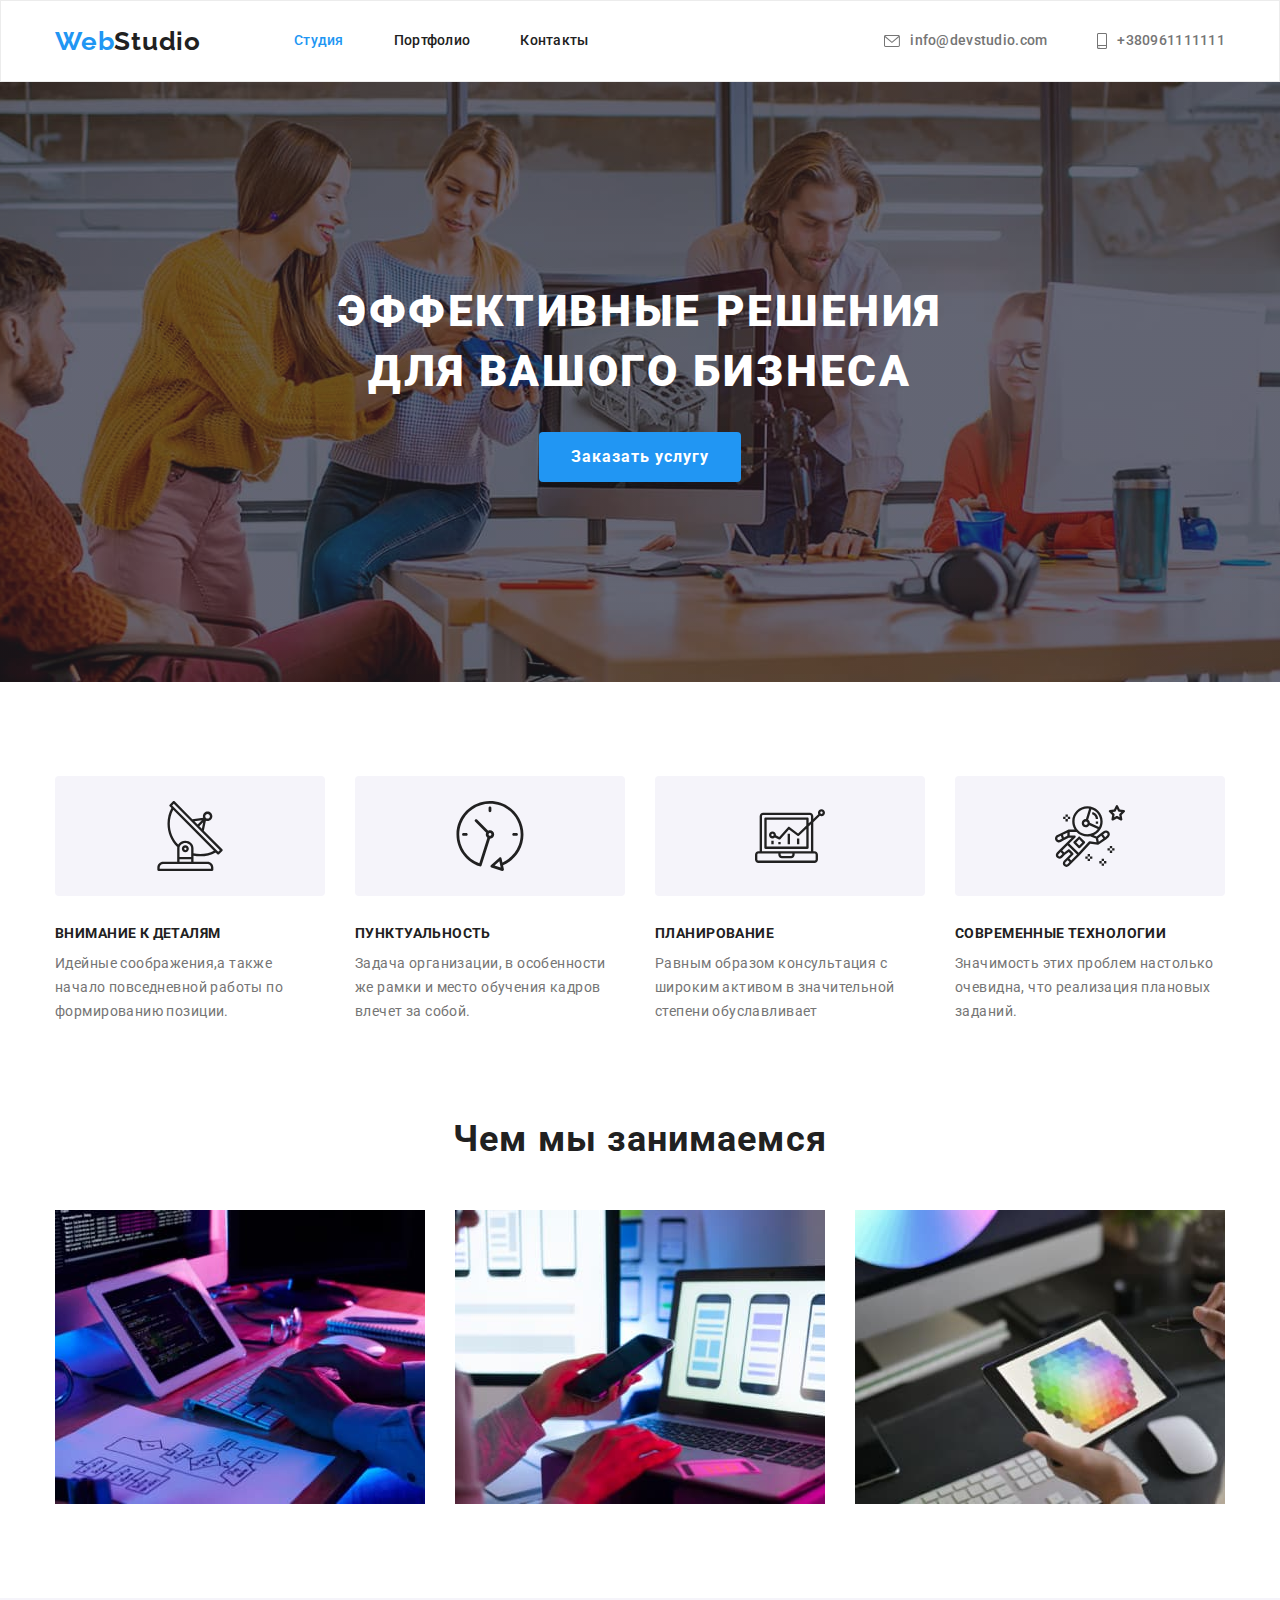
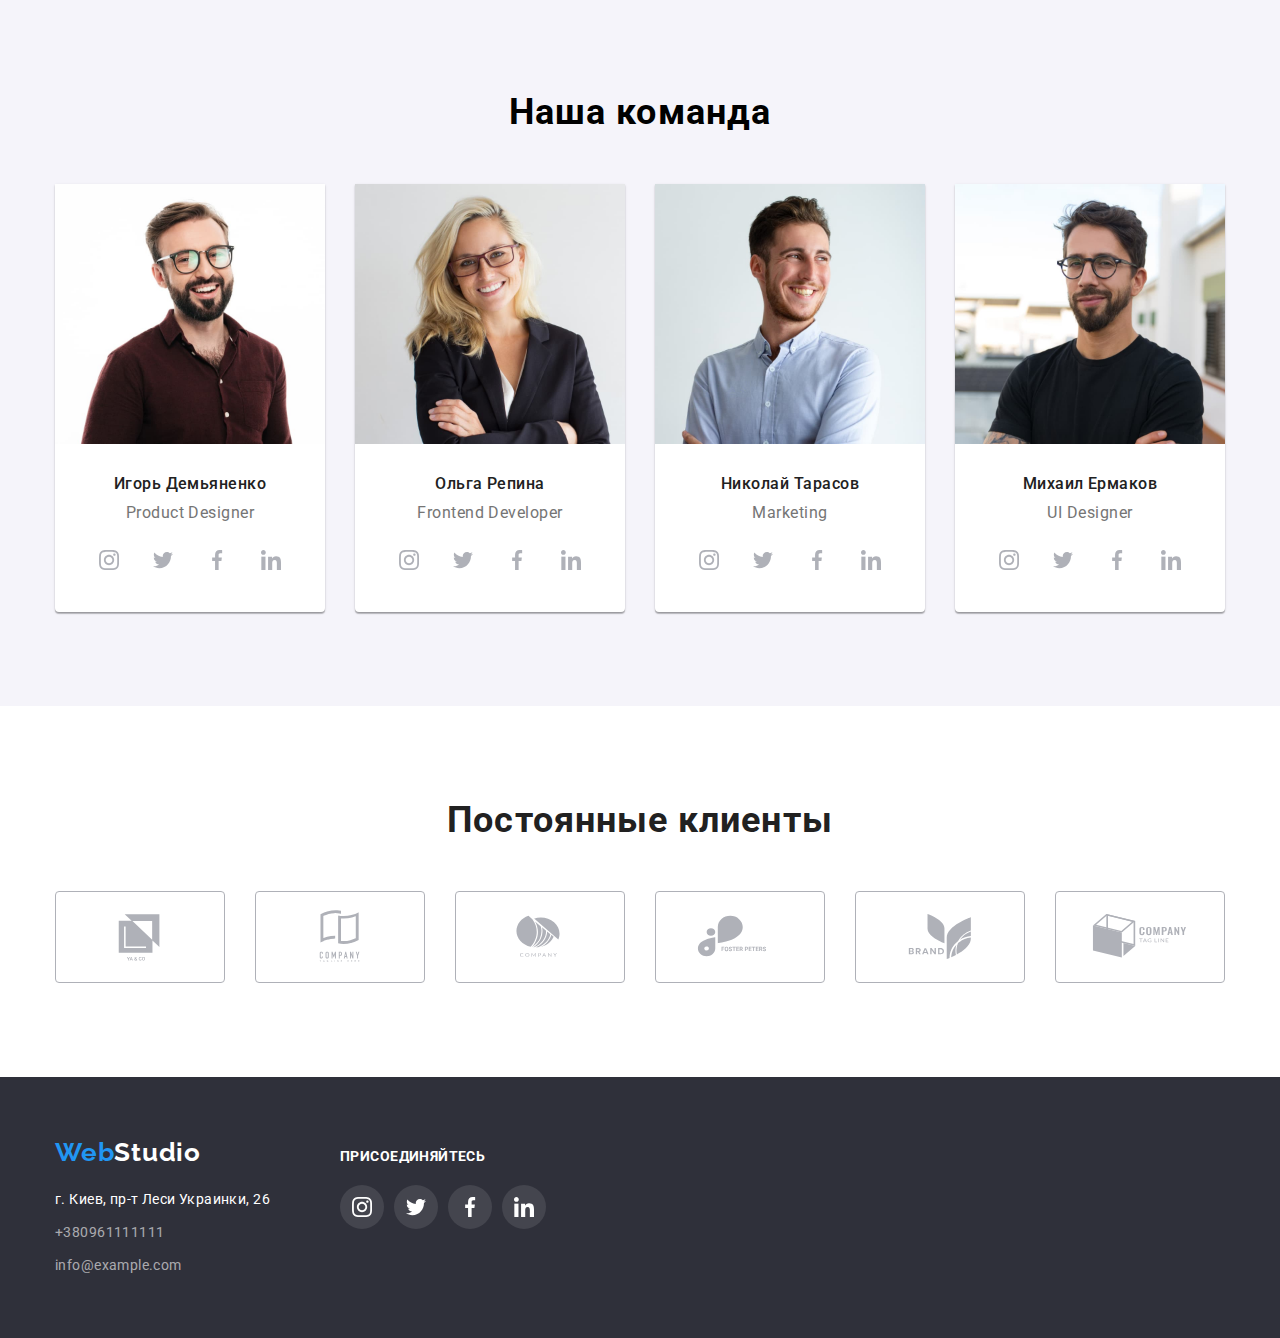
<file: index.html>
<!DOCTYPE html>
<html lang="ru">
<head>
    <meta charset="UTF-8">
    <meta http-equiv="X-UA-Compatible" content="IE=edge">
    <meta name="viewport" content="width=device-width, initial-scale=1.0">
    <title>Document</title>
    <link rel="preconnect" href="https://fonts.googleapis.com">
    <link rel="preconnect" href="https://fonts.gstatic.com" crossorigin>
    <link href="https://fonts.googleapis.com/css2?family=Raleway:wght@700&family=Roboto:wght@400;500;700;900&display=swap" rel="stylesheet">
    <link
      rel="stylesheet"
      href="https://cdnjs.cloudflare.com/ajax/libs/modern-normalize/1.1.0/modern-normalize.min.css"
    />
    <link rel="stylesheet" href="./css/styles.css">
</head>
<body>
    <header class="header">
        <div class="container header-container">
       <a href="" class="link logo-header">Web<span class="logo-dark">Studio</span></a>
        <nav class="header-nav">
        <ul class="list header-list">
            <li class="header-item"><a class="current link header-link" href="./index.html">Студия</a></li>
            <li class="header-item"><a class="link header-link" href="./portfolio.html">Портфолио</a></li>
            <li class="header-item"><a class="link header-link" href="">Контакты</a></li>
        </ul>
    </nav>
    <ul class="list header-contact">  
        <li class=" header-item">
            <a class="link header-mail" href="mailto:info@devstudio.com">
                <svg 
                    class="header-image-icon" 
                    width="16" 
                    height="12"
                >
                    <use 
                        href="./image/icons.svg#icon-envelope">
                    </use>
                </svg>
            info@devstudio.com</a>
        </li>     
        <li class="header-item">
            <a class="link header-tel" href="tel:+380961111111">
                <svg 
                    class="header-image-icon" 
                    width="10" 
                    height="16"
                >
                    <use 
                        href="./image/icons.svg#icon-smartphone">
                    </use>
                </svg>
            +380961111111</a>
        </li>
    </ul>
        </div>
    </header>
    <main>
        <section class="hero">
            <div class="container">
            <h1 class="hero-title">Эффективные решения для вашого бизнеса</h1>
            <button type="button" class="hero-btn">Заказать услугу</button>
            </div>
        </section>
        <section class="section">
            <div class="container">
            <h2 class="visually-hidden">Заголовок</h2>
            <ul class="list section-list">
                <li class="section-item">
                    <div class="section-img"> 
                             <svg 
                                class="section-image-icon" 
                                width="70" 
                                height="70"
                            >
                                <use 
                                    href="./image/icons.svg#icon-antenna">
                                </use>
                            </svg>
                    </div>
                    <div class="section-inform">
                        <h3 class="section-pretitle">ВНИМАНИЕ К ДЕТАЛЯМ</h3>
                        <p class="section-text">Идейные соображения,а также начало повседневной работы по формированию позиции.</p>
                    </div>
                </li> 
                <li class="section-item"> 
                        <div class="section-img"> 
                            <svg 
                                class="section-image-icon" 
                                width="70" 
                                height="70"
                            >
                                <use 
                                    href="./image/icons.svg#icon-clock">
                                </use>
                            </svg>
                    </div>
                    <div class="section-inform">
                        <h3 class="section-pretitle">ПУНКТУАЛЬНОСТЬ</h3>
                        <p class="section-text">Задача организации, в особенности же рамки и место обучения кадров влечет за собой.</p>
                    </div>
                </li>
                <li class="section-item">
                        <div class="section-img"> 
                            <svg 
                                class="section-image-icon" 
                                width="70" 
                                height="70"
                            >
                                <use 
                                    href="./image/icons.svg#icon-diagram">
                                </use>
                            </svg>
                    </div>
                    <div class="section-inform">
                        <h3 class="section-pretitle">ПЛАНИРОВАНИЕ</h3>
                        <p class="section-text">Равным образом консультация с широким активом в значительной степени обуславливает</p>
                    </div>
                </li>
                <li class="section-item">
                    <div class="section-img"> 
                            <svg 
                               class="section-image-icon" 
                               width="70" 
                               height="70"
                           >
                               <use 
                                   href="./image/icons.svg#icon-astronaut">
                               </use>
                           </svg>
                    </div>
                    <div class="section-inform">
                        <h3 class="section-pretitle">СОВРЕМЕННЫЕ ТЕХНОЛОГИИ</h3>
                        <p class="section-text">Значимость этих проблем настолько очевидна, что реализация плановых заданий.</p>
                </div>
                </li>
           </ul>
           </div>
        </section>
        <section class="work">
            <div class="container">
            <h2 class="work-title">Чем мы занимаемся</h2>
             <ul class="list work-list">
                <li class="work-item">
                    <img 
                    src="./image/img1.jpg"
                    alt="работа на планшете"
                    width="370"
                    height="294"
                    />
    
                </li>
                <li class="work-item">
                    <img 
                    src="./image/img2.jpg"
                    alt="работа за ноутом"
                    width="370"
                    height="294"
                    />
                </li>
                <li class="work-item">
                    <img 
                    src="./image/img3.jpg"
                    alt="работа на планшете2"
                    width="370"
                    height="294"
                    />
                </li>
            </ul>
        </div>
        </section>
        <section class="content">
            <div class="container">
            <h2 class="content-title">Наша команда</h2>
            <ul class="list content-list">
                <li class="content-item">
                    <img 
                    src="./image/img4.jpg"
                    alt="Игорь Демьяненко"
                    width="270"
                    height="260"
                    />
                <div class="content-text">
                    <h3 class="content-after-title">Игорь Демьяненко</h3>
                    <p class="content-headline" lang="en">Product Designer</p>
                    <ul class="content-team-list list">
                        <li class="content-team-item">
                            <a href="" class="content-team-link">
                                 <svg 
                                    class="content-team-icon" 
                                    width="20" 
                                    height="20"
                                >
                                    <use 
                                        href="./image/icons.svg#icon-instagram">
                                    </use>
                                </svg>
                            </a>
                        </li>
                        <li class="content-team-item">
                            <a href="" class="content-team-link">
                                <svg 
                                    class="content-team-icon" 
                                    width="20" 
                                    height="20"
                                >
                                    <use 
                                        href="./image/icons.svg#icon-twitter">
                                    </use>
                                </svg>
                            </a>
                        </li>
                        <li class="content-team-item">
                            <a href="" class="content-team-link">
                                <svg 
                                    class="content-team-icon" 
                                    width="20" 
                                    height="20"
                                >
                                    <use 
                                        href="./image/icons.svg#icon-facebook">
                                    </use>
                                </svg>
                            </a>
                        </li>
                        <li class="content-team-item">
                            <a href="" class="content-team-link">
                                <svg 
                                    class="content-team-icon" 
                                    width="20" 
                                    height="20"
                                >
                                    <use
                                        href="./image/icons.svg#icon-linkedin">
                                    </use>
                                </svg>
                            </a>
                        </li>
                    </ul>
                </div>  
                </li>
                <li class="content-item">
                    <img 
                    src="./image/img5.jpg"
                    alt="Ольга Репина"
                    width="270"
                    height="260"
                    />
                <div class="content-text">
                    <h3 class="content-after-title">Ольга Репина</h3>
                    <p class="content-headline" lang="en">Frontend Developer</p>
                    <ul class="content-team-list list">
                        <li class="content-team-item">
                            <a href="" class="content-team-link">
                                 <svg 
                                    class="content-team-icon" 
                                    width="20" 
                                    height="20"
                                >
                                    <use 
                                        href="./image/icons.svg#icon-instagram">
                                    </use>
                                </svg>
                            </a>
                        </li>
                        <li class="content-team-item">
                            <a href="" class="content-team-link">
                                <svg 
                                    class="content-team-icon" 
                                    width="20" 
                                    height="20"
                                >
                                    <use 
                                        href="./image/icons.svg#icon-twitter">
                                    </use>
                                </svg>
                            </a>
                        </li>
                        <li class="content-team-item">
                            <a href="" class="content-team-link">
                                <svg 
                                    class="content-team-icon" 
                                    width="20" 
                                    height="20"
                                >
                                    <use 
                                        href="./image/icons.svg#icon-facebook">
                                    </use>
                                </svg>
                            </a>
                        </li>
                        <li class="content-team-item">
                            <a href="" class="content-team-link">
                                <svg 
                                    class="content-team-icon" 
                                    width="20" 
                                    height="20"
                                >
                                    <use
                                        href="./image/icons.svg#icon-linkedin">
                                    </use>
                                </svg>
                            </a>
                        </li>
                    </ul>
                </div>
                </li>
                <li class="content-item">
                    <img 
                    src="./image/img6.jpg"
                    alt="Николай Тарасов"
                    width="270"
                    height="260"
                    />
                <div class="content-text">
                    <h3 class="content-after-title">Николай Тарасов</h3>
                    <p class="content-headline" lang="en">Marketing</p>
                    <ul class="content-team-list list">
                        <li class="content-team-item">
                            <a href="" class="content-team-link">
                                 <svg 
                                    class="content-team-icon" 
                                    width="20" 
                                    height="20"
                                >
                                    <use 
                                        href="./image/icons.svg#icon-instagram">
                                    </use>
                                </svg>
                            </a>
                        </li>
                        <li class="content-team-item">
                            <a href="" class="content-team-link">
                                <svg 
                                    class="content-team-icon" 
                                    width="20" 
                                    height="20"
                                >
                                    <use 
                                        href="./image/icons.svg#icon-twitter">
                                    </use>
                                </svg>
                            </a>
                        </li>
                        <li class="content-team-item">
                            <a href="" class="content-team-link">
                                <svg 
                                    class="content-team-icon" 
                                    width="20" 
                                    height="20"
                                >
                                    <use 
                                        href="./image/icons.svg#icon-facebook">
                                    </use>
                                </svg>
                            </a>
                        </li>
                        <li class="content-team-item">
                            <a href="" class="content-team-link">
                                <svg 
                                    class="content-team-icon" 
                                    width="20" 
                                    height="20"
                                >
                                    <use
                                        href="./image/icons.svg#icon-linkedin">
                                    </use>
                                </svg>
                            </a>
                        </li>
                    </ul>
                </div>
                </li>
                <li class="content-item">
                    <img 
                    src="./image/img7.jpg"
                    alt="Михаил Ермаков"
                    width="270"
                    height="260"
                    />
                <div class="content-text">
                    <h3 class="content-after-title">Михаил Ермаков</h3>
                    <p class="content-headline" lang="en">UI Designer</p>
                    <ul class="content-team-list list">
                        <li class="content-team-item">
                            <a href="" class="content-team-link">
                                 <svg 
                                    class="content-team-icon" 
                                    width="20" 
                                    height="20"
                                >
                                    <use 
                                        href="./image/icons.svg#icon-instagram">
                                    </use>
                                </svg>
                            </a>
                        </li>
                        <li class="content-team-item">
                            <a href="" class="content-team-link">
                                <svg 
                                    class="content-team-icon" 
                                    width="20" 
                                    height="20"
                                >
                                    <use 
                                        href="./image/icons.svg#icon-twitter">
                                    </use>
                                </svg>
                            </a>
                        </li>
                        <li class="content-team-item">
                            <a href="" class="content-team-link">
                                <svg 
                                    class="content-team-icon" 
                                    width="20" 
                                    height="20"
                                >
                                    <use 
                                        href="./image/icons.svg#icon-facebook">
                                    </use>
                                </svg>
                            </a>
                        </li>
                        <li class="content-team-item">
                            <a href="" class="content-team-link">
                                <svg 
                                    class="content-team-icon" 
                                    width="20" 
                                    height="20"
                                >
                                    <use
                                        href="./image/icons.svg#icon-linkedin">
                                    </use>
                                </svg>
                            </a>
                        </li>
                    </ul>
                </div>
                </li>
            </ul>
            </div>
        </section>
        <section class="client">
            <div class="container">
                <h2 class="client-title">Постоянные клиенты</h2>
                    <ul class="client-list list">
                        <li class="client-item">
                            <a href="" class="client-link">
                                <svg 
                                    class="client-icon" 
                                    width="106" 
                                    height="60"
                                >
                                    <use 
                                        href="./image/icons.svg#icon-YACO">
                                    </use>
                                </svg>
                            </a>
                        </li>
                        <li class="client-item">
                            <a href="" class="client-link">
                                <svg 
                                    class="client-icon" 
                                    width="106" 
                                    height="60"
                                >
                                    <use 
                                        href="./image/icons.svg#icon-TAGLANE">
                                    </use>
                                </svg>
                            </a>
                        </li>
                        <li class="client-item">
                            <a href="" class="client-link">
                                <svg 
                                    class="client-icon" 
                                    width="106" 
                                    height="60"
                                >
                                    <use 
                                        href="./image/icons.svg#icon-COMPANY">
                                    </use>
                                </svg>
                            </a>
                        </li>
                        <li class="client-item">
                            <a href="" class="client-link">
                                <svg 
                                    class="client-icon" 
                                    width="106" 
                                    height="60"
                                >
                                    <use 
                                        href="./image/icons.svg#icon-FOSTER">
                                    </use>
                                </svg>
                            </a>
                        </li>
                        <li class="client-item">
                            <a href="" class="client-link">
                                <svg 
                                    class="client-icon" 
                                    width="106" 
                                    height="60"
                                >
                                    <use 
                                        href="./image/icons.svg#icon-BRAND">
                                    </use>
                                </svg>
                            </a>
                        </li>
                        <li class="client-item">
                            <a href="" class="client-link">
                                <svg 
                                    class="client-icon" 
                                    width="106" 
                                    height="60"
                                >
                                    <use 
                                        href="./image/icons.svg#icon-TAG">
                                    </use>
                                </svg>
                            </a>
                        </li>
                    </ul>
                </div>
            </section>
    </main>
    <footer class="footer">
        <div class="container footer-container" >
            <div class="footer-address">
            <a href="" class="link logo-footer">Web<span class="logo-white">Studio</span></a>
            <address>
                <ul class="list footer-list">
                    <li class="footer-item"><a class="link footer-location" href="https://goo.gl/maps/i7HhmgkpNzpsG96B9" target="_blank" rel="noopener noreferrer">г. Киев, пр-т Леси Украинки, 26</a></li>
                    <li class="footer-item"><a class="link footer-tel" href="tel:+380961111111">+380961111111</a></li>
                    <li class="footer-item"><a class="link footer-link" href="mailto:info@example.com">info@example.com</a></li>
                </ul>
            </address>
            </div>
         <div class="footer-socialnetwork">
            <h3 class="footer-title">присоединяйтесь</h3>
                <ul class="footer-network-list list">
                <li class="footer-network-item">
                <a href="" class="footer-network-link">
                     <svg 
                        class="footer-network-icon" 
                        width="20" 
                        height="20"
                    >
                        <use 
                            href="./image/icons.svg#icon-instagram">
                        </use>
                    </svg>
                </a>
            </li>
            <li class="footer-network-item">
                <a href="" class="footer-network-link">
                     <svg 
                        class="footer-network-icon" 
                        width="20" 
                        height="20"
                    >
                        <use 
                            href="./image/icons.svg#icon-twitter">
                        </use>
                    </svg>
                </a>
            </li>
            <li class="footer-network-item">
                <a href="" class="footer-network-link">
                     <svg 
                        class="footer-network-icon" 
                        width="20" 
                        height="20"
                    >
                        <use 
                            href="./image/icons.svg#icon-facebook">
                        </use>
                    </svg>
                </a>
            </li>
            <li class="footer-network-item">
                <a href="" class="footer-network-link">
                     <svg 
                        class="content-team-icon" 
                        width="20" 
                        height="20"
                    >
                        <use 
                            href="./image/icons.svg#icon-linkedin">
                        </use>
                    </svg>
                </a>
            </li>
            </ul>
        </div>
        </div>
    </footer>
</body>
</html>
</file>
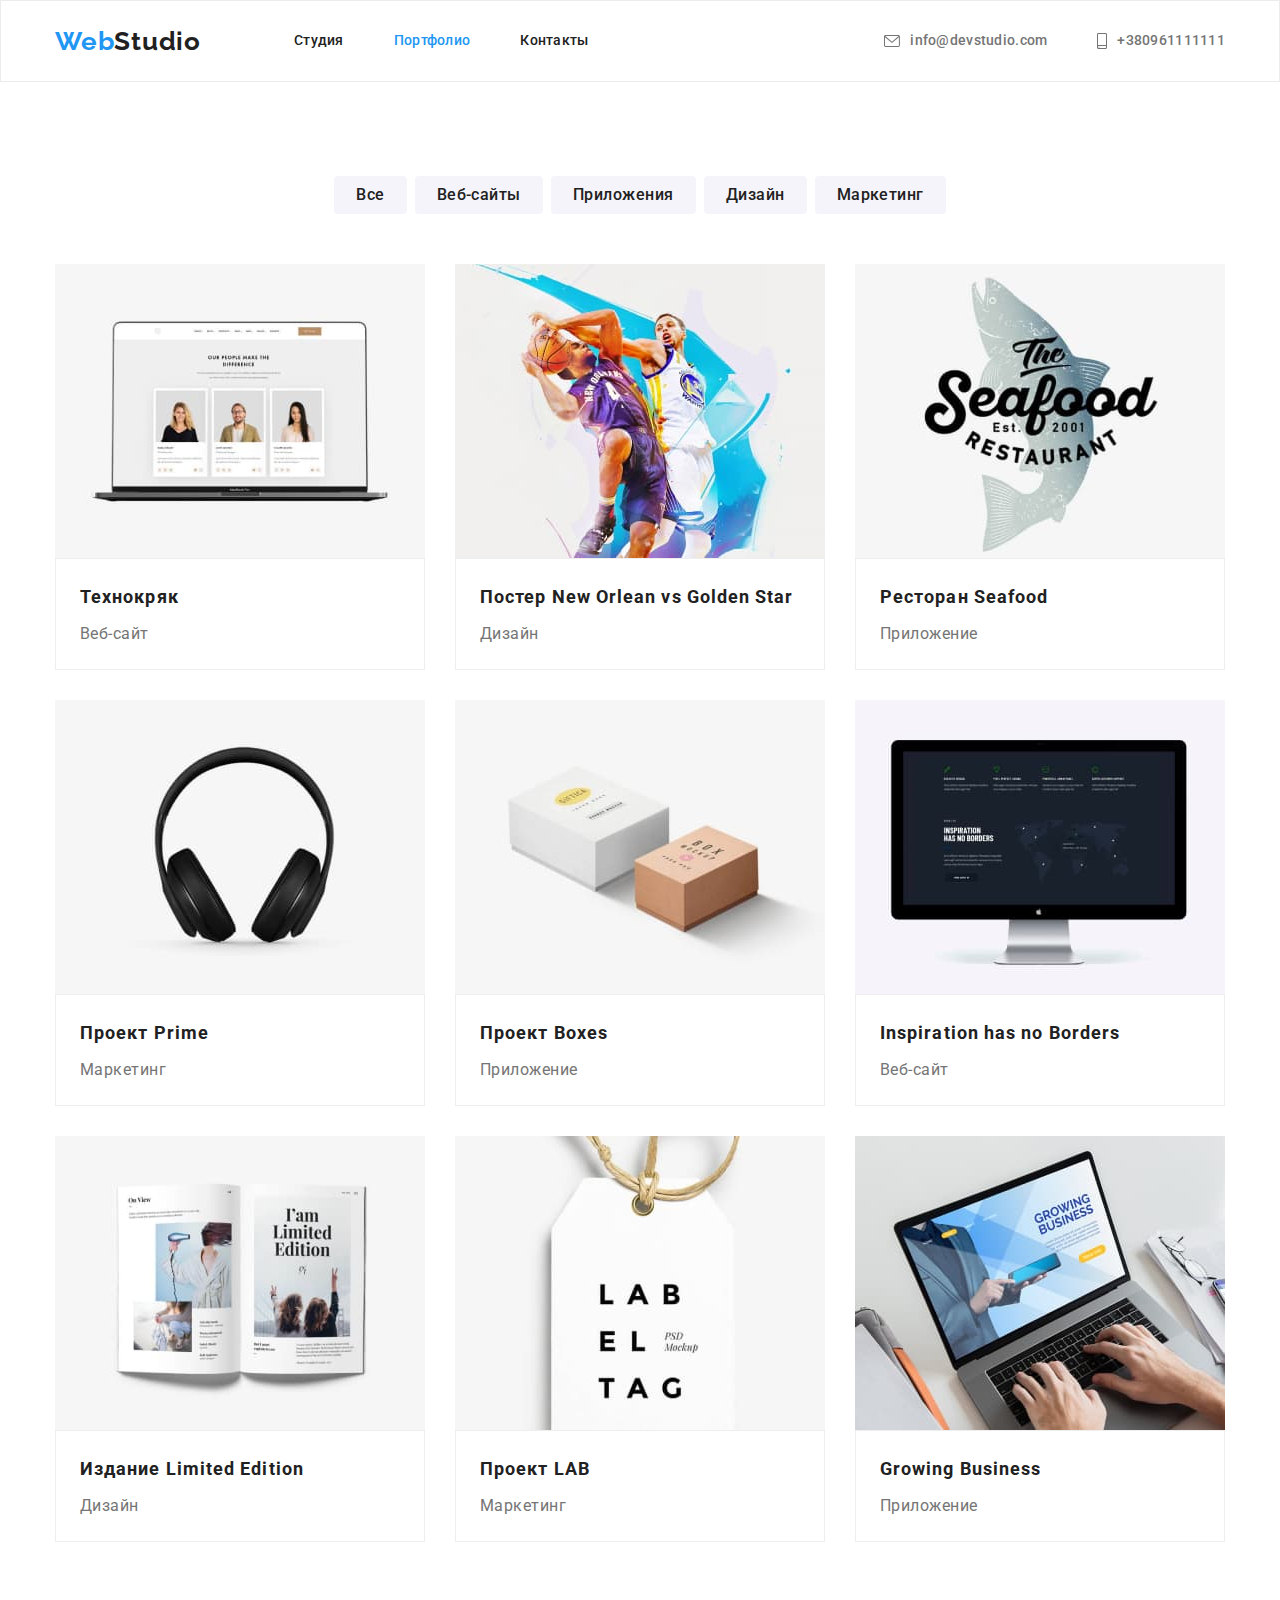
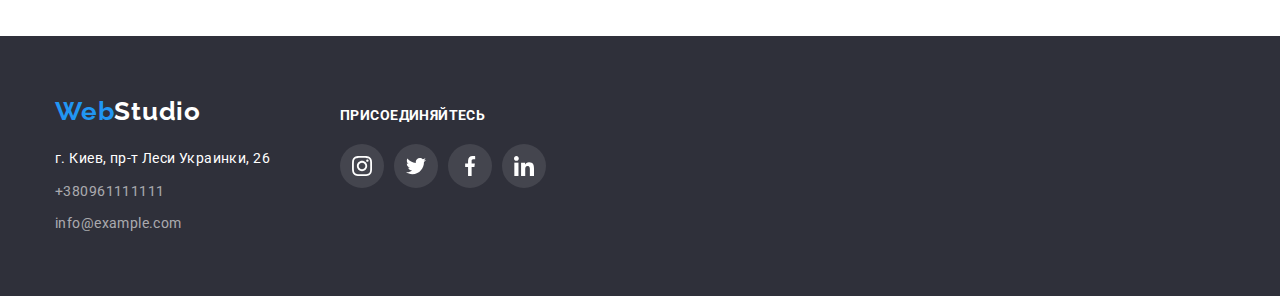
<file: portfolio.html>
<!DOCTYPE html>
<html lang="en">
<head>
    <meta charset="UTF-8">
    <meta http-equiv="X-UA-Compatible" content="IE=edge">
    <meta name="viewport" content="width=device-width, initial-scale=1.0">
    <title>Document</title>
    <link rel="preconnect" href="https://fonts.googleapis.com">
    <link rel="preconnect" href="https://fonts.gstatic.com" crossorigin>
    <link href="https://fonts.googleapis.com/css2?family=Raleway:wght@700&family=Roboto:wght@400;500;700;900&display=swap" rel="stylesheet">
    <link
      rel="stylesheet"
      href="https://cdnjs.cloudflare.com/ajax/libs/modern-normalize/1.1.0/modern-normalize.min.css"
    />
    <link rel="stylesheet" href="./css/styles.css">
</head>
<body>
    <header class="header">
        <div class="container header-container">
       <a href="" class="link logo-header">Web<span class="logo-dark">Studio</span></a>
        <nav class="header-nav">
        <ul class="list header-list">
            <li class="header-item"><a class="link header-link" href="./index.html">Студия</a></li>
            <li class="header-item"><a class="current link header-link" href="./portfolio.html">Портфолио</a></li>
            <li class="header-item"><a class="link header-link" href="">Контакты</a></li>
        </ul>
    </nav>
    <ul class="list header-contact">  
        <li class=" header-item">
            <a class="link header-mail" href="mailto:info@devstudio.com">
                <svg 
                    class="header-image-icon" 
                    width="16" 
                    height="12"
                >
                    <use 
                        href="./image/icons.svg#icon-envelope">
                    </use>
                </svg>
            info@devstudio.com</a>
        </li>     
        <li class="header-item">
            <a class="link header-tel" href="tel:+380961111111">
                <svg 
                    class="header-image-icon" 
                    width="10" 
                    height="16"
                >
                    <use 
                        href="./image/icons.svg#icon-smartphone">
                    </use>
                </svg>
            +380961111111</a>
        </li>
    </ul>
        </div>
    </header>
    <main>
        <section class="navigation">
            <div class="container">
                <h2 class="visually-hidden">Заголовок-второй</h2>
                    <ul class="list navigation-list">
                        <li class="btn-item"><button type="button" class="navigation-btn">Все</button></li>
                        <li class="btn-item"><button type="button" class="navigation-btn">Веб-сайты</button></li>
                        <li class="btn-item"><button type="button" class="navigation-btn">Приложения</button></li>
                        <li class="btn-item"><button type="button" class="navigation-btn">Дизайн</button></li>
                        <li class="btn-item"><button type="button" class="navigation-btn">Маркетинг</button></li>
                    </ul>
                    <ul class="list nav-list">
                        <li class="navigation-item">
                            <a class="link navigation-link" href="">
                                <img
                                    src="./image2/img1.jpg"
                                    alt="Веб-сайт"
                                    width="370"
                                    height="294"
                                />
                                <div class="nav-text">
                                    <h2 class="navigation-title">Технокряк</h2>
                                    <p class="navigation-text">Веб-сайт</p>
                                </div>
                            </a>
                        </li>
                        <li class="navigation-item">
                            <a class="link navigation-link" href="">
                                <img
                                    src="./image2/img2.jpg"
                                    alt="Постер"
                                    width="370"
                                    height="294"
                                />
                                <div class="nav-text">
                                    <h2 class="navigation-title" lang="en"> Постер New Orlean vs Golden Star</h2>
                                    <p class="navigation-text">Дизайн</p>
                                </div>
                            </a>
                        </li>
                        <li class="navigation-item">
                            <a class="link navigation-link" href="">
                                <img
                                    src="./image2/img3.jpg"
                                    alt="Ресторан"
                                    width="370"
                                    height="294"
                                />
                                <div class="nav-text">
                                    <h2 class="navigation-title">Ресторан Seafood</h2>
                                    <p class="navigation-text">Приложение</p>
                                </div>
                            </a>
                        </li>
                        <li class="navigation-item">
                            <a class="link navigation-link" href="">
                                <img
                                    src="./image2/img4.jpg"
                                    alt="Наушники"
                                    width="370"
                                    height="294"
                                />
                                <div class="nav-text">
                                    <h2 class="navigation-title">Проект Prime</h2>
                                    <p class="navigation-text">Маркетинг</p>
                                </div>
                            </a>
                        </li>
                        <li class="navigation-item">
                            <a class="link navigation-link" href="">
                                <img
                                    src="./image2/img5.jpg"
                                    alt="Коробки"
                                    width="370"
                                    height="294"
                                />
                                <div class="nav-text">
                                    <h2 class="navigation-title">Проект Boxes</h2>
                                    <p class="navigation-text">Приложение</p>
                                </div>
                            </a>
                        </li>
                        <li class="navigation-item">
                            <a class="link navigation-link" href="">
                                <img
                                    src="./image2/img6.jpg"
                                    alt="Экран" 
                                    width="370"
                                    height="294"
                                />
                                <div class="nav-text">
                                    <h2 class="navigation-title" lang="en">Inspiration has no Borders</h2>
                                    <p class="navigation-text">Веб-сайт</p>
                                </div>
                            </a>
                        </li>
                        <li class="navigation-item">
                            <a class="link navigation-link" href="">
                                <img
                                    src="./image2/img7.jpg"
                                    alt="Журнал"
                                    width="370"
                                    height="294"
                                />
                                <div class="nav-text">
                                    <h2 class="navigation-title">Издание Limited Edition</h2>
                                    <p class="navigation-text">Дизайн</p>
                                </div>
                            </a>
                        </li>
                        <li class="navigation-item">
                            <a class="link navigation-link" href="">
                                <img
                                    src="./image2/img8.jpg"
                                    alt="Ярлык"
                                    width="370"
                                    height="294"
                                />
                                <div class="nav-text">
                                    <h2 class="navigation-title">Проект LAB</h2>
                                    <p class="navigation-text">Маркетинг</p>
                                </div>
                            </a>
                        </li>
                        <li class="navigation-item">
                            <a class="link navigation-link" href="">
                                <img
                                    src="./image2/img9.jpg"
                                    alt="Ноутбук"
                                    width="370"
                                    height="294"
                                />
                                <div class="nav-text">
                                    <h2 class="navigation-title" lang="en">Growing Business</h2>
                                    <p class="navigation-text">Приложение</p>
                                </div>
                            </a>
                        </li>
                    </ul>
            </div>
        </section>
    </main>
    <footer class="footer">
        <div class="container footer-container" >
            <div class="footer-address">
            <a href="" class="link logo-footer">Web<span class="logo-white">Studio</span></a>
            <address>
                <ul class="list footer-list">
                    <li class="footer-item"><a class="link footer-location" href="https://goo.gl/maps/i7HhmgkpNzpsG96B9" target="_blank" rel="noopener noreferrer">г. Киев, пр-т Леси Украинки, 26</a></li>
                    <li class="footer-item"><a class="link footer-tel" href="tel:+380961111111">+380961111111</a></li>
                    <li class="footer-item"><a class="link footer-link" href="mailto:info@example.com">info@example.com</a></li>
                </ul>
            </address>
            </div>
         <div class="footer-socialnetwork">
            <h3 class="footer-title">присоединяйтесь</h3>
                <ul class="footer-network-list list">
                <li class="footer-network-item">
                <a href="" class="footer-network-link">
                     <svg 
                        class="footer-network-icon" 
                        width="20" 
                        height="20"
                    >
                        <use 
                            href="./image/icons.svg#icon-instagram">
                        </use>
                    </svg>
                </a>
            </li>
            <li class="footer-network-item">
                <a href="" class="footer-network-link">
                     <svg 
                        class="footer-network-icon" 
                        width="20" 
                        height="20"
                    >
                        <use 
                            href="./image/icons.svg#icon-twitter">
                        </use>
                    </svg>
                </a>
            </li>
            <li class="footer-network-item">
                <a href="" class="footer-network-link">
                     <svg 
                        class="footer-network-icon" 
                        width="20" 
                        height="20"
                    >
                        <use 
                            href="./image/icons.svg#icon-facebook">
                        </use>
                    </svg>
                </a>
            </li>
            <li class="footer-network-item">
                <a href="" class="footer-network-link">
                     <svg 
                        class="content-team-icon" 
                        width="20" 
                        height="20"
                    >
                        <use 
                            href="./image/icons.svg#icon-linkedin">
                        </use>
                    </svg>
                </a>
            </li>
            </ul>
        </div>
        </div>
    </footer>
</body>
</html>
</file>
<file: css/styles.css>
:root{
  --main-color: #212121;
  --color-title: #FFFFFF;
  --text-color: #757575;
  --color-hover: #2196F3;
  --background-header: #FFFFFF;
  --background-hero: #2F303A;
  --background-section: #E5E5E5;
  --background-content:#F5F4FA;
  --footer-color-logo: #FFFFFF;
  --header-boder-color: #ECECEC;
  --border-color:  #EEEEEE;
  --background-icon: #AFB1B8;
  --footer-icon: rgba(255, 255, 255, 0.1);
}
  


body {
  font-family: Roboto, sans-serif;  
}

h1,
h2,
h3,
p,
ul {
  margin: 0;
  padding: 0;
}


.list {
  list-style: none;
}

.link {
  text-decoration: none;
}

.visually-hidden {
  position: absolute;
  width: 1px;
  height: 1px;
  margin: -1px;
  border: 0;
  padding: 0;

  white-space: nowrap;
  clip-path: inset(100%);
  clip: rect(0 0 0 0);
  overflow: hidden;
}


.container{
  width: 1200px;
  padding-left: 15px;
  padding-right: 15px;
  margin: 0 auto;
}

img{
  display: block;
}

/* ---------------------------HEADER-----------------------------*/
.header {
  background-color: var(--header-background);

  border: 1px solid var(--header-boder-color);
}

.header-container {
  display: flex;
  align-items: center;
}
.header-list{
  display: flex;
}

.header-list .current {
  color: #2196F3;
}
.header-list .current {
  color: var(--color-hover);
}

.logo-header {
  display: inline-block;
  
  font-family: Raleway;
  font-weight: 700;
  font-size: 26px;
  line-height: 1.19;
  letter-spacing: 0.03em;

  color: var(--color-hover);

  margin-right: 93px;
}

.logo-dark {
  color: var(--main-color);
}


.header-item {
  
  font-weight: 500;
  font-size: 14px;
  line-height: 1.14;
  letter-spacing: 0.02em;

  color: var(--main-color);
  accent-color: green;
  padding: 32px 0;
}

.header-item:not(:last-child) {
  margin-right: 50px;
}

.header-link {
  color: var(--main-color);
}

.header-link:hover,
.header-link:focus {
  color: var(--color-hover);
}


.header-contact {
  display: flex;
  margin-left: auto;
}

.header-mail {
  font-weight: 500;
  font-size: 14px;
  line-height: 1.14;
  letter-spacing: 0.02em;

  color: var(--text-color);

  display: flex;
  align-items: center;
}

.header-image-icon {

  margin-right: 10px;
  fill: currentColor;
}

.header-tel {
  font-weight: 500;
  font-size: 14px;
  line-height: 1.14;
  letter-spacing: 0.02em;

  color: var(--text-color);

  display: flex;
  align-items: center;
}


.header-mail:hover,
.header-mail:focus {
  color: var(--color-hover);
}

.header-tel:hover,
.header-tel:focus {
  color: var(--color-hover);
}

/*------------------Hero-----------------*/

.hero {
  padding-top: 200px;
  padding-bottom: 200px;
  background-color: var(--background-hero);

  text-align: center;

  max-width:1600px;
  min-height: 600px;
  margin-left: auto;
  margin-right: auto;
  background-image: linear-gradient(
    rgba(47, 48, 58, 0.4), 
    rgba(47, 48, 58, 0.4)
  ), url(../image/ImgHERO.jpg);
  background-repeat: no-repeat;
  background-position: center;
  background-size: cover;
 
}


.hero-title {
  font-weight: 900;
  font-size: 44px;
  line-height: 1.36;
  letter-spacing: 0.06em;
  text-transform: uppercase;

  width: 696px;
 
  margin: auto;
  margin-bottom: 30px;
  
  color: var(--color-title);
}

.hero-btn {
  font-family: inherit;
  font-weight: 700;
  font-size: 16px;
  line-height: 1.87;
  text-align: center;
  letter-spacing: 0.06em;

  color: var(--color-title);
  background-color: var(--color-hover);

  cursor: pointer;
  border-radius: 4px;
  border: var(--color-hover);
  

  padding: 10px 32px;

}

.hero-btn:hover,
.hero-btn:focus {
  background-color: var(--color-hover);
}

/*---------------------section----------------*/

.section {
  padding-top: 94px;
  background-color: var(--section-background);
}

.section-list {
  display: flex;
  justify-content: space-between;
}

.section-pretitle {
  font-weight: 700;
  font-size: 14px;
  line-height: 1.14;
  letter-spacing: 0.03em;
  text-transform: uppercase;

  color: var(--main-color);

  margin-bottom: 10px;
}

.section-text {
  font-weight: 400;
  font-size: 14px;
  line-height: 1.71;
  letter-spacing: 0.03em;

  color: var(--text-color);
}

.section-item {
  width: 270px;
  justify-content: center;
}

.section-image-list {
  display: flex;
  justify-content: center;
}

.section-image-item + .section-image-item {
  margin-left: 30px;
}

.section-img {
  width: 270px;
  height: 120px;
  display: flex;
  justify-content: center;
  align-items: center;
  border-radius: 4px;
  margin-bottom: 30px;


  background-color: #F5F4FA;
  color: #212121;
}

.section-image-icon{
  fill: currentColor;
}


/*----WORK---*/
.work {
  padding-top: 94px;
  padding-bottom: 94px;
}

.work-list {
  display: flex;
}
.work-item:not(:last-child) {
  margin-right: 30px;
}

.work-title {
  font-weight: 700;
  font-size: 36px;
  line-height: 42px;
  text-align: center;
  letter-spacing: 0.03em;

  color: var(--main-color);

  margin-bottom: 50px;
}

/*------------------------Content---------------*/

.content {
  padding-top: 94px;
  padding-bottom: 94px;
  background-color: var(--background-content);
}

.content-title {
  font-weight: 700;
  font-size: 36px;
  line-height: 1.16;
  text-align: center;
  letter-spacing: 0.03em;

  color: var(--content-title);

  margin-bottom: 50px;
}

.content-list {
  display: flex;
}

.content-item {
  height: 428px;

  width: 270px;
  border-radius: 0px 0px 4px 4px;
  background-color: var(--background-header);
  box-shadow: 0px 1px 3px rgba(0, 0, 0, 0.12), 
              0px 1px 1px rgba(0, 0, 0, 0.14), 
              0px 2px 1px rgba(0, 0, 0, 0.2);
  
}

.content-item:not(:last-child) {
  margin-right: 30px;
}

.content-text {
  padding: 30px 0;
}

.content-after-title {
  font-weight: 500;
  font-size: 16px;
  line-height: 1.19;
  text-align: center;
  letter-spacing: 0.03em;
  
  color: var(--main-color);

  margin-bottom: 10px;
}

.content-headline {
  font-weight: 400;
  font-size: 16px;
  line-height: 1.19;
  text-align: center;
  letter-spacing: 0.03em;
  color: var(--text-color);

  margin-bottom: 16px;
}

.content-team-list {
  display: flex;
  justify-content: center;
}

.content-team-item + .content-team-item {
  margin-left: 10px;
}

.content-team-link {
  width: 44px;
  height: 44px;
  display: flex;
  justify-content: center;
  align-items: center;
  border-radius: 50%;

  background-color: var(--background-header);
  color: var(--background-icon);
}

.content-team-icon{
  fill: currentColor;
}

.content-team-link:hover,
.content-team-link:focus {
  background-color: var(--color-hover);
  color: var(--color-title);
}

.content-team-link:hover .content-team-icon,
.content-team-link:focus .content-team-icon {
  fill: var(--color-title);
}

/*-----------CLIENT--------------*/
.client {
  padding-top: 94px;
  padding-bottom: 94px;
}

.client-title {
  font-weight: 700;
  font-size: 36px;
  line-height: 1.16;
  text-align: center;
  letter-spacing: 0.03em;

  color: var(--main-color);

  margin-bottom: 50px;

}

.client-list {
  display: flex;
  justify-content: center;

}

.client-link {
  width: 170px;
  height: 92px;
  display: flex;
  justify-content: center;
  align-items: center;
  border-radius: 4px;
  border: 1px solid var(--background-icon);

  background-color: var(--background-header);
  color: var(--background-icon);
}

.client-item + .client-item {
  margin-left: 30px;
}

.client-icon {
 fill: currentColor;
}

.client-link:hover,
.client-link:focus {
  border: 1px solid var(--color-hover)
}

.client-link:hover .client-icon,
.client-link:focus .client-icon {
  fill: var(--color-hover);
}
/*------------Footer--------------*/

.footer {
  padding-top: 60px;
  padding-bottom: 60px;
  background-color: var(--background-hero);
}

.footer-container {
  display: flex;
  align-items: baseline;

}

.footer-address {
  margin-right: 70px;
}
.logo-white {
  color:var(--footer-color-logo);
}

.logo-footer {
  display: inline-block;
  
  font-family: Raleway;
  font-weight: 700;
  font-size: 26px;
  line-height: 1.19;
  letter-spacing: 0.03em;

  color: var(--color-hover);
  
  margin-bottom: 20px;
}

.footer-item:not(:last-child) {
  padding-bottom: 9px;
}


.footer-location {
  font-family: Roboto;
  font-style: normal;
  font-weight: 400;
  font-size: 14px;
  line-height: 1.71;
  letter-spacing: 0.03em;

  color: var(--color-title);

  margin-bottom: 9px;

}

.footer-tel,
.footer-link {
  font-weight: 400;
  font-style: normal;
  font-size: 14px;
  line-height: 1.71;
  letter-spacing: 0.03em;
  color: rgba(255, 255, 255, 0.6);
}

.footer-tel {
  margin-bottom: 9px;
}

.footer-title {
  font-weight: bold;
  font-size: 14px;
  line-height: 1.14;
  letter-spacing: 0.03em;
  text-transform: uppercase;
  

  color: #FFFFFF;

  margin-bottom: 20px;
}

.footer-network-list {
  display: flex;

}

.footer-network-link {
  width: 44px;
  height: 44px;
  display: flex;
  justify-content: center;
  align-items: center;
  border-radius: 50%;

  background-color: var(--footer-icon);
  color: var(--color-title);
}

.footer-network-item:not(:last-child) {
  margin-right: 10px;
}

.footer-network-icon {
  fill: currentColor;
}

.footer-network-link:hover,
.footer-network-link:focus {
  background-color: var(--color-hover);
}


/*--------------------Navigation----------------*/
.navigation {
  padding-top: 94px;
  padding-bottom: 94px;
}

.navigation-list {
  display: flex;
  justify-content: center;
  margin-bottom: 50px;
}

.btn-item:not(:last-child) {
  margin-right: 8px;
}

.navigation-btn {
  font-weight: 500;
  font-size: 16px;
  line-height: 1.62;
  text-align: center;
  letter-spacing: 0.03em; 

  color: var(--main-color);
  background-color: var(--background-content);
  border-radius: 4px;
  border: var(--border-color);

  cursor: pointer;

  padding: 6px 22px;
}

.navigation-btn:not(:last-child) {
  margin-right: 8px;
}


.navigation-btn:hover,
.navigation-btn:focus {
  background-color: var(--color-hover);
  color: var(--footer-color-logo);
  box-shadow: 0px 3px 1px rgba(0, 0, 0, 0.1), 
              0px 1px 2px rgba(0, 0, 0, 0.08), 
              0px 2px 2px rgba(0, 0, 0, 0.12);
}

.nav-list {
  display: flex;
  flex-wrap: wrap;
}

.navigation-item {
  width: 370px;
  margin-right: 30px;
  margin-bottom: 30px;


}

.navigation-item:nth-child(3n) {
  margin-right: 0;
}

.navigation-item:nth-last-child(-n + 3) {
  margin-bottom: 0;
}

.navigation-item:hover,
.navigation-item:focus {
  box-shadow: 0px 1px 1px rgba(0, 0, 0, 0.12), 
              0px 4px 4px rgba(0, 0, 0, 0.06), 
              1px 4px 6px rgba(0, 0, 0, 0.16);

}

.nav-text {
  padding: 20px 24px;

  border: 1px solid var(--border-color);
}

.navigation-title {
  font-weight: 700;
  font-size: 18px;
  line-height: 2.00; 
  letter-spacing: 0.06em;

  color: var(--main-color);

  margin-bottom: 4px;
}

.navigation-text {
  font-weight: 400;
  font-size: 16px;
  line-height: 1.87;
  letter-spacing: 0.03em;

  color: var(--text-color);
}
</file>
